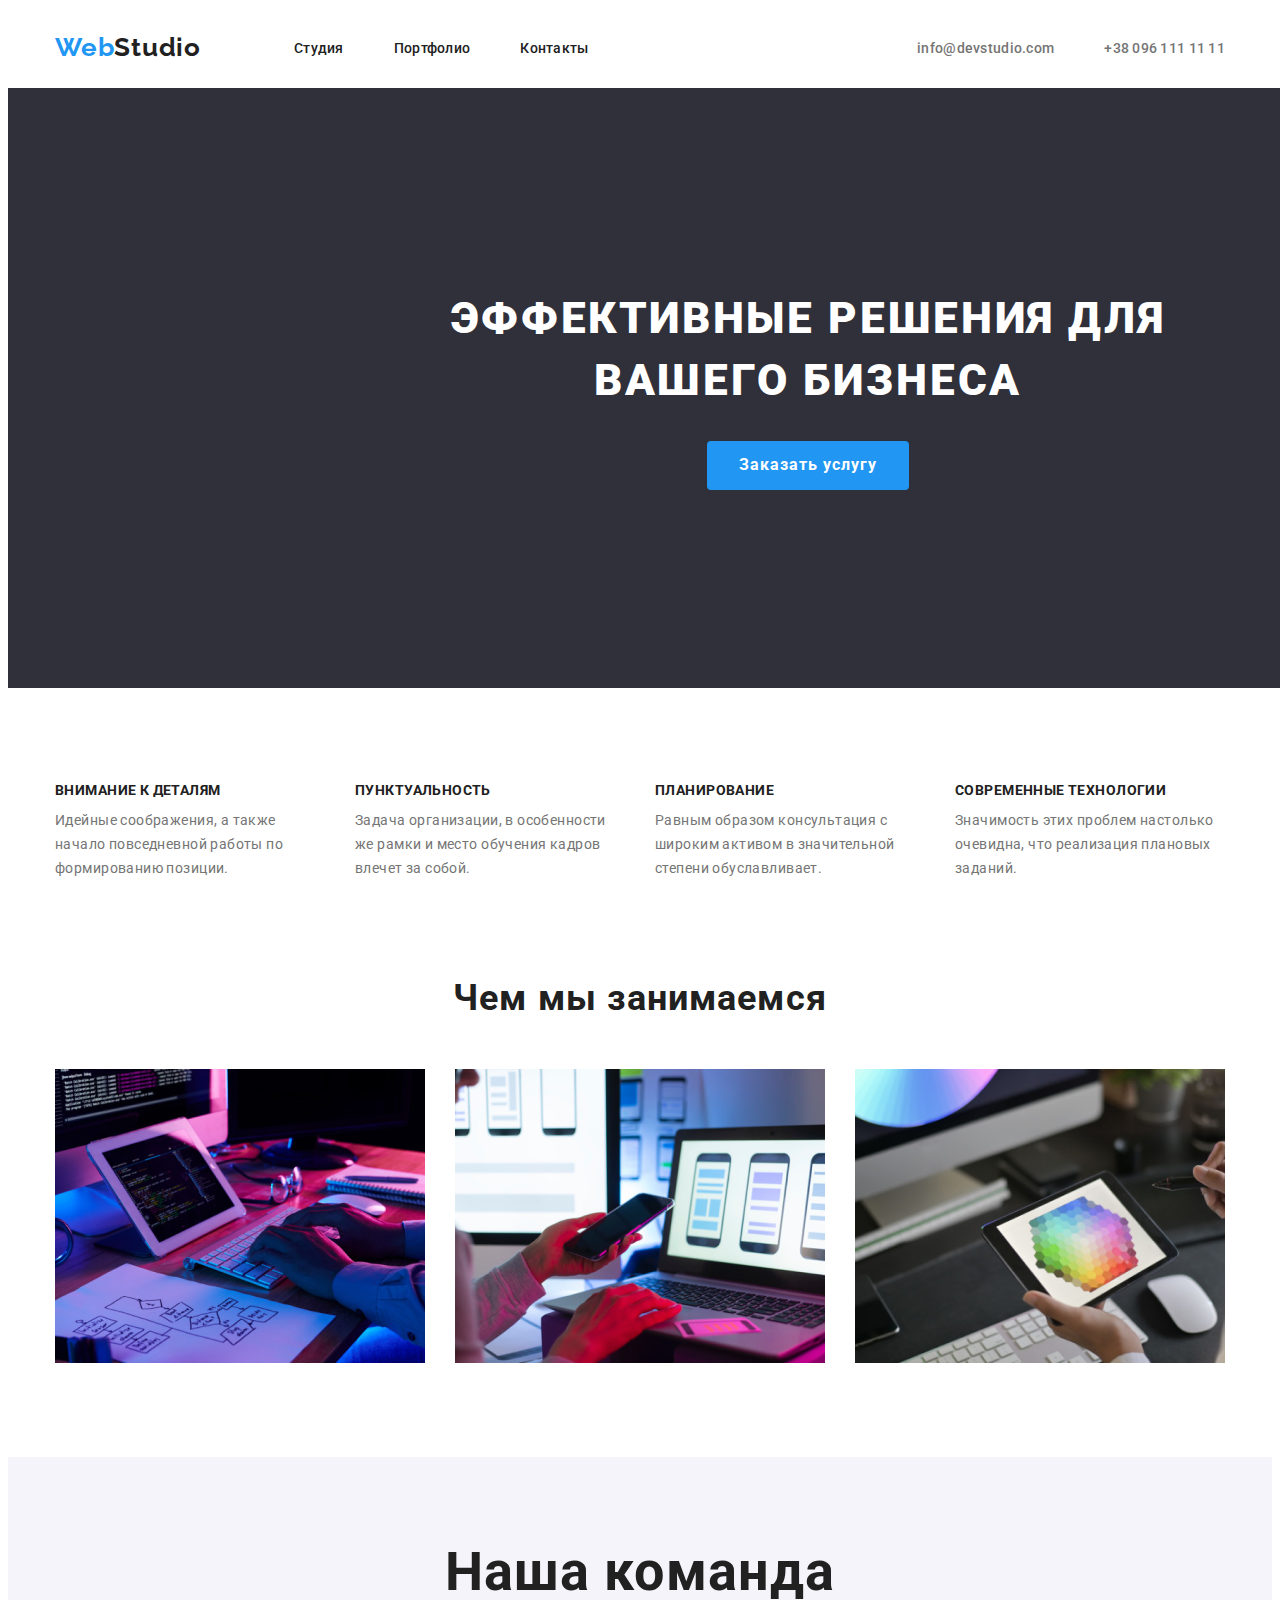
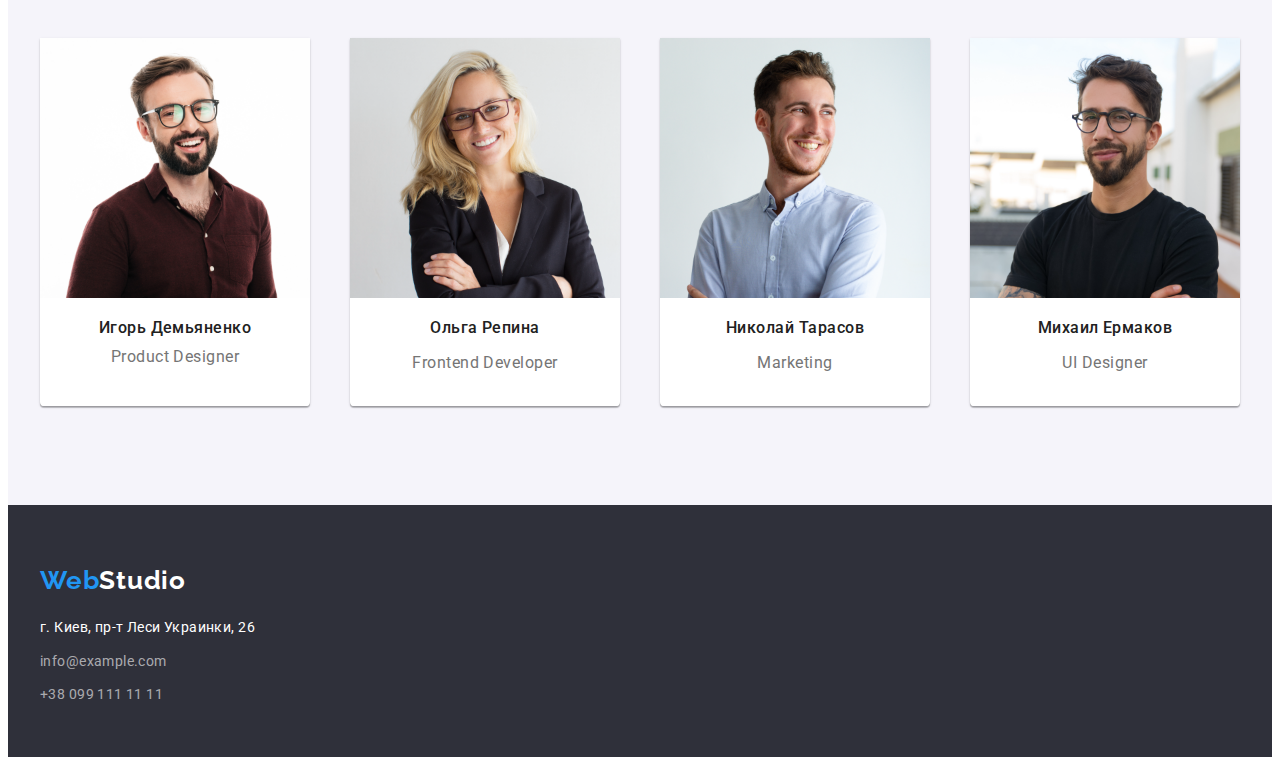
<file: index.html>
<!DOCTYPE html>
<html lang="ru">

<head>
    <meta charset="UTF-8" />
    <meta name="viewport" content="width=device-width, initial-scale=1.0" />
    <link href="https://fonts.googleapis.com/css2?family=Raleway:wght@700&family=Roboto:wght@500&display=swap"
        rel="stylesheet" />
    <link rel="stylesheet" href="https://cdnjs.cloudflare.com/ajax/libs/modern-normalize/1.0.0/modern-normalize.min.css"
        integrity="sha512-ISS7cAi1PEhQ8jnbJpJZMd29NlhNj4AWYyLOSp2CE/CsHxTCu+r+t0D2yoJudVrd0/8fTVPUVDzY5Tvli75u/g=="
        crossorigin="anonymous" />
    <link rel="stylesheet" href="./css/main.css" />
    <title>Document</title>
</head>

<body>
    <!-- nav -->
    <header class="header">
        <div class="container">
            <nav class="navbar">
                <ul class="list webstudio">
                    <li class="item">
                        <a class="link-portfolio" href="index.html" lang="en"><span
                            class="webstudio-span">Web</span><span class="webstudio-span-studio">Studio</span></a>
                    </li>
                </ul>
                <ul class="list portfolio-contacts">
                   
                       
                    
                    <li class="item"><a class="link-portfolio" href="">Студия</a></li>
                    <li class="item"><a class="link-portfolio" href="portfolio.html">Портфолио</a></li>
                    <li class="item"><a class="link-portfolio" href="">Контакты</a></li>
                </ul>

                <ul class="list contacts">
                    <li class="item">
                        <a class="link-mail" href="mailto:info@devstudio.com" lang="en">info@devstudio.com</a>
                    </li>
                    <li class="item"><a class="contacts-phone" href="tel:+380961111111">+38 096 111 11 11</a></li>
                </ul>
            </nav>
        </div>
    </header>
   
        <!-- герой -->
    <section class="hero">
        <div class="container-no-padding-hero">
            <h1 class="hero-title">Эффективные решения для вашего бизнеса</h1>
            <a class="hero-link" href="">Заказать услугу</a>

        
         </div>
    </section>

    <!-- чем мы занимаемся -->

    <section class="features">
       <div class="container-no-padding">
        <div class="flex-container">
           <ul class="list flex-container">
               <li class="flex-element">
                   <h3>Внимание к деталям</h3>
                   <div class="box">
                    <p class="features-text">Идейные соображения, а также начало повседневной работы по формированию позиции.</p>
                   </div>
                    
            
                   
                  
               </li>
               <li class="flex-element">
                   <h3 >Пунктуальность</h3>
                   <div class="box">
                    <p class="features-text">Задача организации, в особенности же рамки и место обучения кадров влечет за собой.</p>
                   </div>
                   
                   
                  
               </li>
               <li class="flex-element">
                   <h3 >Планирование</h3>
                   <div class="box">
                        <p class="features-text">Равным образом консультация с широким активом в значительной степени обуславливает.</p>
                   </div>
                   
                   
                   
               </li>
               <li class="flex-element">
                   <h3 >Современные технологии</h3>
                   <div class="box">
                    <p class="features-text">Значимость этих проблем настолько очевидна, что реализация плановых заданий.</p>
                   </div>
                    
                   
                  
               </li>
           </ul>

        </div>
        <h2 class="secondary-title">Чем мы занимаемся</h2>
        <ul class="list flex-container">
            <li class="features-pictures"><img src="./img/img.png" alt=""></li>
            <li class="features-pictures"><img src="./img/img-2.png" alt=""></li>
            <li class="features-pictures"><img src="./img/img-3.png" alt=""></li>
        </ul>
    </div>

    </section>

    <!-- наша команда -->

    <section class="our-team">
      
     <div class="team-container">
         <div class="team-title">
            <h2>
                Наша команда
            </h2>
         </div>
        
         <ul class="team-list list">
             <li class="item-team">
                 <div class="card">
                    <img class="card-image" src="./img/team/img-4.png" alt="team-mate" width="270px"/>
                    <div class="card-content" style="height: 115px;">
                        <h3 class="team-member" style="margin-bottom: 10px;">
                            Игорь Демьяненко
                        </h3>
                        <p class="team-text" style="margin: 0;">
                            Product Designer
                        </p>
                    </div>
                    
                 </div>
                
             </li>
             
             <li class="item-team">
                <div class="card">
                    <img class="card-image" src="./img/team/img-5.png" alt="team-mate" width="270px"/>
                    <div class="card-content">
                        <h3 class="team-member">
                            Ольга Репина
                        </h3>
                        <p class="team-text">
                            Frontend Developer
                        </p>
                    </div>
                    
                 </div>

             </li>

             <li class="item-team">
                 <div class="card">
                    <img class="card-image" src="./img/team/img-6.png" alt="team-mate" width="270px"/>
                    <div class="card-content">
                        <h3 class="team-member">
                            Николай Тарасов
                        </h3>
                        <p class="team-text">
                            Marketing
                        </p>
                    </div>
                 </div>
                
               
             </li>

             <li class="item-team">
                <div class="card">
                    <img class="card-image" src="./img/team/img-7.png" alt="team-mate" width="270px"/>
                    <div class="card-content">
                        <h3 class="team-member">
                            Михаил Ермаков
                        </h3>
                        <p class="team-text">
                            UI Designer
                        </p>
                    </div>
                 </div>
             </li>
         </ul>           
             </div>            
    </section>


   
    <section class="footer-section">
       
            <footer class="footer container">
                <a class="footer-webstudio-link" href=""><span class="webstudio-span">Web</span><span
                        class="footer-webstudio-span-studio">Studio</span></a>
                <address class="footer-address">
                    <span class="address-span">
                        г. Киев, пр-т Леси Украинки, 26 <br />
                    </span>
                    
                    <a class="address-contacts-mail" href="mailto:info@example.com">info@example.com</a>
                   
                    <a class="address-contacts-phone" href="tel:+380991111111">+38 099 111 11 11</a>
                </address>
            </footer>
       
    </section>

  
</body>

</html>
</file>
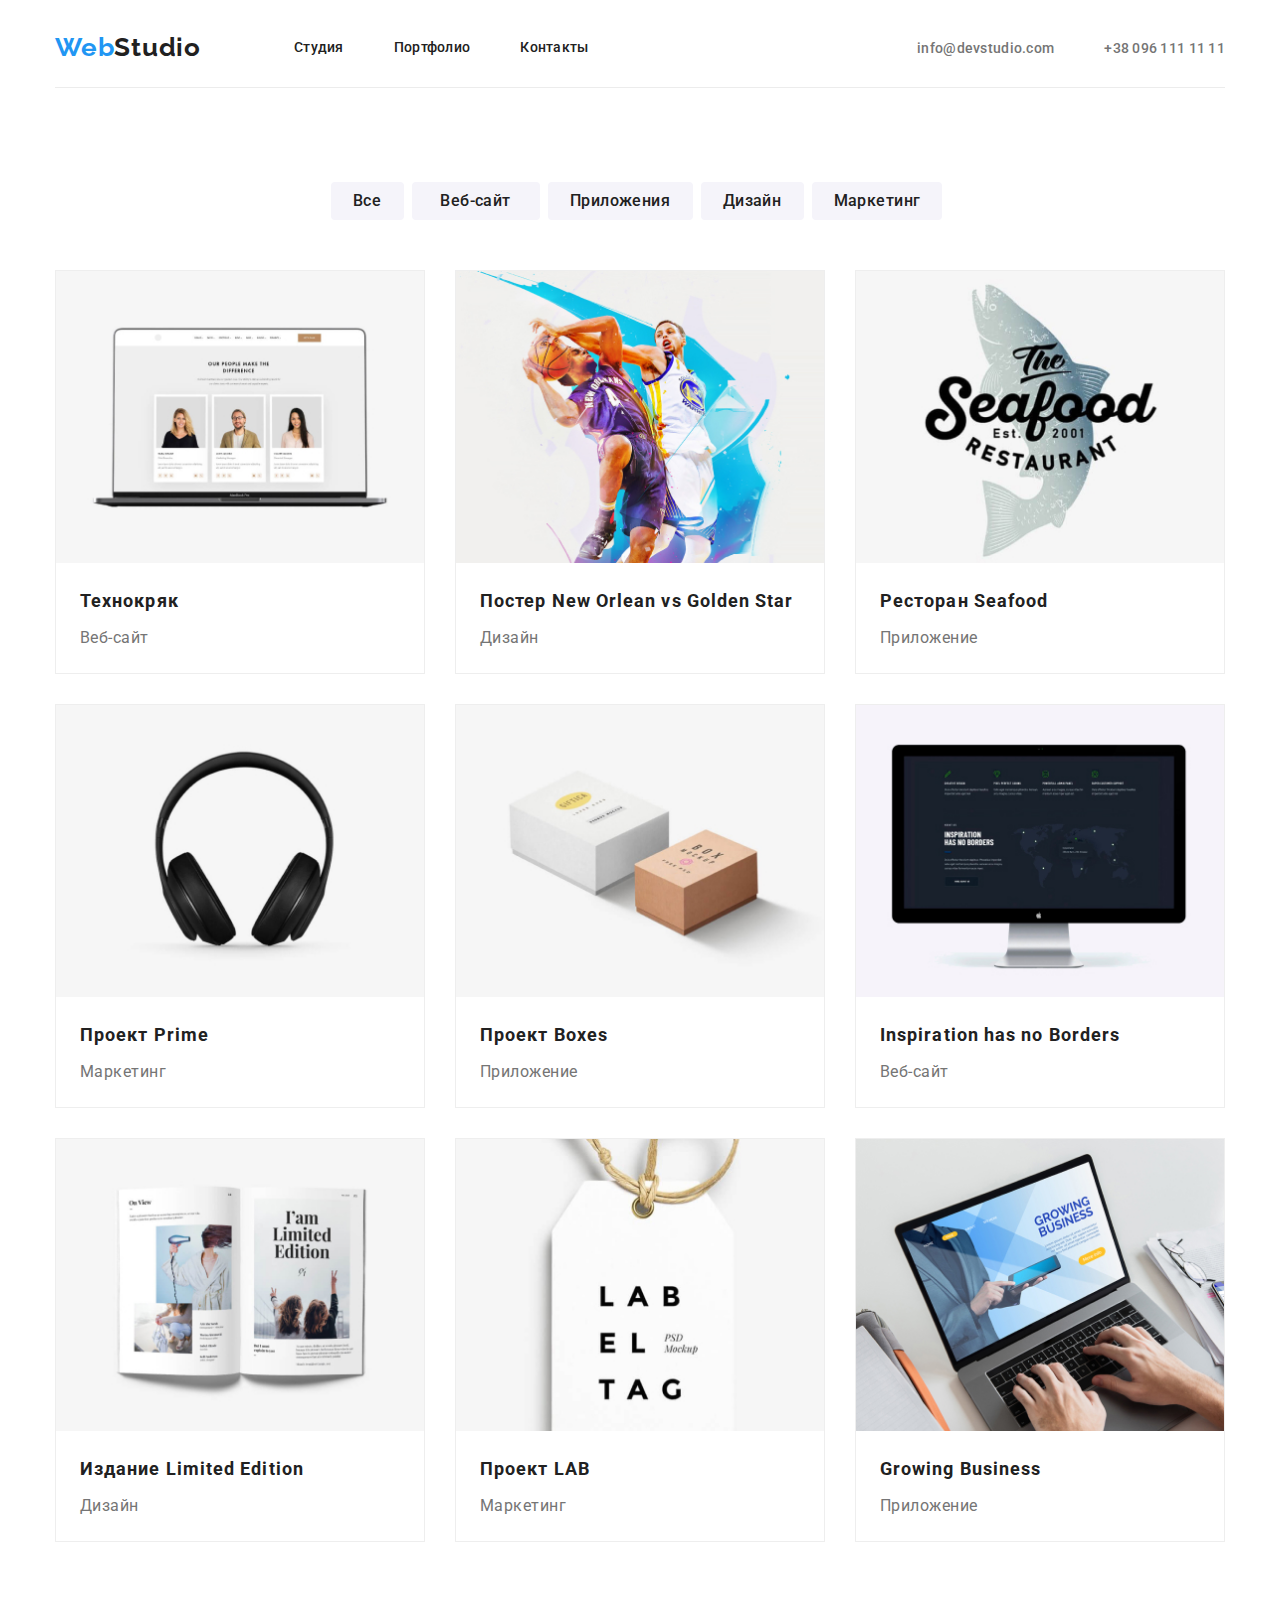
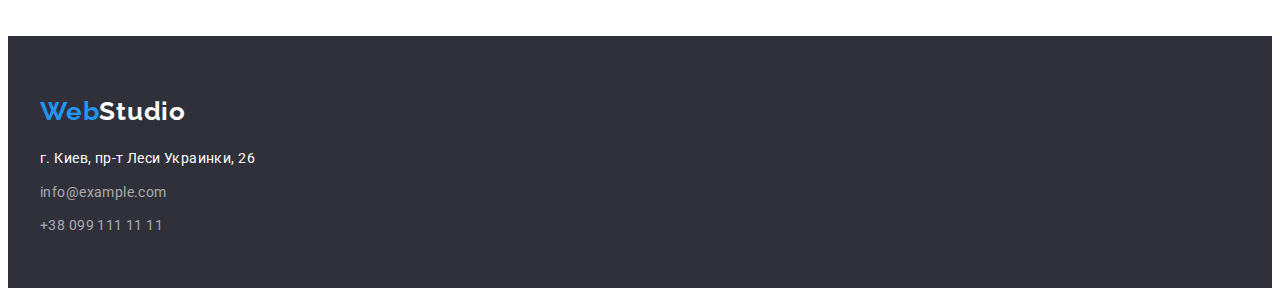
<file: portfolio.html>
<!DOCTYPE html>
<html lang="ru">

<head>
    <meta charset="UTF-8" />
    <meta name="viewport" content="width=device-width, initial-scale=1.0" />
    <link href="https://fonts.googleapis.com/css2?family=Raleway:wght@700&family=Roboto:wght@500&display=swap"
        rel="stylesheet" />
    <link rel="stylesheet" href="https://cdnjs.cloudflare.com/ajax/libs/modern-normalize/1.0.0/modern-normalize.min.css"
        integrity="sha512-ISS7cAi1PEhQ8jnbJpJZMd29NlhNj4AWYyLOSp2CE/CsHxTCu+r+t0D2yoJudVrd0/8fTVPUVDzY5Tvli75u/g=="
        crossorigin="anonymous" />
    <link rel="stylesheet" href="./css/portfolio.css" />
    <title>Portfolio</title>
</head>

<body>
    <header class="header">
        <div class="container">
            <nav class="navbar">
                <ul class="list webstudio">
                    <li class="item">
                        <a class="link-portfolio" href="index.html" lang="en"><span
                            class="webstudio-span">Web</span><span class="webstudio-span-studio">Studio</span></a>
                    </li>
                </ul>
                <ul class="list portfolio-contacts">
                   
                       
                    
                    <li class="item"><a class="link-portfolio" href="index.html">Студия</a></li>
                    <li class="item"><a class="link-portfolio" href="portfolio.html">Портфолио</a></li>
                    <li class="item"><a class="link-portfolio" href="">Контакты</a></li>
                </ul>

                <ul class="list contacts">
                    <li class="item">
                        <a class="link-mail" href="mailto:info@devstudio.com" lang="en">info@devstudio.com</a>
                    </li>
                    <li class="item"><a class="contacts-phone" href="tel:+380961111111">+38 096 111 11 11</a></li>
                </ul>
            </nav>
        </div>
    </header>

    <main>
   
            <ul class="list portfolio-buttons">
                <li class="button-item"><button class="button-items-all">Все</button></li>
                <li class="button-item"><button class="button-items-website">Веб-сайт</button></li>
                <li class="button-item"><button class="button-items-apps">Приложения</button></li>
                <li class="button-item"><button class="button-items-disign">Дизайн</button></li>
                <li class="button-item"><button class="button-items-marketing">Маркетинг</button></li>
            </ul>
      
        
        
   
<div class="card-container">
    <div class="flex-container">

<div class="card">
    <img class="card-image" src="./img/portfolio/img-14.jpg" alt="" >
    <div class="card-content">
        <h3 class="features-title">Технокряк</h3>
        <p class="card-text">Веб-сайт</p>
    </div>
</div>

<div class="card">
    <img class="card-image" src="./img/portfolio/img-15.jpg" alt="" >
    <div class="card-content">
        <h3 class="features-title">Постер New Orlean vs Golden Star</h3>
        <p class="card-text">Дизайн</p>
    </div>
</div>

<div class="card">
    <img class="card-image" src="./img/portfolio/img-16.jpg" alt="" >
    <div class="card-content">
        <h3 class="features-title">Ресторан Seafood</h3>
        <p class="card-text">Приложение</p>
    </div>
</div>

<div class="card">
    <img class="card-image" src="./img/portfolio/img-17.jpg" alt="" >
    <div class="card-content">
        <h3 class="features-title">Проект Prime</h3>
        <p class="card-text">Маркетинг</p>
    </div>
</div>

<div class="card">
    <img class="card-image" src="./img/portfolio/img-18.jpg" alt="" >
    <div class="card-content">
        <h3 class="features-title">Проект Boxes</h3>
        <p class="card-text">Приложение</p>
    </div>
</div>

<div class="card">
    <img class="card-image" src="./img/portfolio/img-19.jpg" alt="" >
    <div class="card-content">
        <h3 class="features-title">Inspiration has no Borders</h3>
        <p class="card-text">Веб-сайт</p>
    </div>
</div>

<div class="card">
    <img class="card-image" src="./img/portfolio/img-20.jpg" alt="" >
    <div class="card-content">
        <h3 class="features-title">Издание Limited Edition</h3>
        <p class="card-text">Дизайн</p>
    </div>
</div>

<div class="card">
    <img class="card-image" src="./img/portfolio/img-21.jpg" alt="" >
    <div class="card-content">
        <h3 class="features-title">Проект LAB</h3>
        <p class="card-text">Маркетинг</p>
    </div>
</div>

<div class="card">
    <img class="card-image" src="./img/portfolio/img-22.jpg" alt="" >
    <div class="card-content">
        <h3 class="features-title">Growing Business</h3>
        <p class="card-text">Приложение</p>
    </div>
</div>
<!-- закончился flex-container -->
</div>
<!-- ************************* -->
<!-- закончился card-container -->
</div>
<!-- ************************** -->
    </main>

    <section class="footer-section">
        
        <footer class="footer container">
            <a class="webstudio-link" href=""><span class="webstudio-span">Web</span><span
                    class="footer-webstudio-span-studio">Studio</span></a>
            <address class="footer-address">
                <span class="address-span">
                    г. Киев, пр-т Леси Украинки, 26 <br />
                </span>
                
                <a class="address-contacts-mail" href="mailto:info@example.com">info@example.com</a>
               
                <a class="address-contacts-phone" href="tel:+380991111111">+38 099 111 11 11</a>
            </address>
        </footer>
    
</section>


</body>

</html>
</file>
<file: css/main.css>
/* осановные утилиты */
html {
  box-sizing: border-box;
}

*,
*::before,
*::after {
  box-sizing: inherit;
}
h1,
h2,
h3,
p {
  margin-top: 0;
}

img {
  display: inline-block;
  max-width: 100%;
  height: auto;
}

.list {
  list-style: none;
  padding: 0;
  margin: 0;
}

.container {
  width: 1200px;
  margin-left: auto;
  margin-right: auto;
  padding-right: 15px;
  padding-left: 15px;
  
}

:root {
  --title-text-color: #212121;
  --accent-color: #2196f3;
  --primary-white-color: #ffffff;
  --main-text-color: #757575;
  --hero-bcg-color: #2f303a;
  --team-bcg-color: #f5f4fa;
  --footer-bcg: #2f303a;
  --address-mail: rgba(255, 255, 255, 0.6);
}


/*/ здесь прописываем ховеры и фокусы /*/
.link-portfolio:hover {
  color: var(--accent-color);
}

.link-portfolio:focus {
  color: var(--accent-color);
}

/* section{
  padding-top: 94px;
  padding-bottom: 94px;
} */

/* navbar */


.navbar{
  display: flex;
  align-items: center;
  justify-content: center ;
  height: 80px;
}
.webstudio{
  margin-right: 93px;
}
.portfolio-contacts {
  padding: 0;
  margin: 0;
  display: flex;
}

  /* .portfolio-contacts .item{
    margin-right: 50px;
  }
  .portfolio-contacts .item:last-child{
    margin-right: 0;
  } */
.portfolio-contacts .item:not(:last-child){
  margin-right: 50px;
}
.contacts {
  padding: 0;
  margin: 0;
}
.footer-webstudio-link{
  text-decoration: none;
}
.webstudio-span {
  color: var(--accent-color);

  font-family: Raleway;
  font-style: normal;
  font-weight: bold;
  font-size: 26px;
  line-height: 1.2;
  /* identical to box height */
  letter-spacing: 0.03em;
}

.webstudio-span-studio {
  color: var(--title-text-color);
  font-family: Raleway;
  font-style: normal;
  font-weight: 700;
  font-size: 26px;
  line-height: 1.2;
  /* identical to box height */
  letter-spacing: 0.03em;
  
}
.footer-webstudio-span-studio{
  color: var(--primary-white-color);
  font-family: Raleway;
  font-style: normal;
  font-weight: 700;
  font-size: 26px;
  line-height: 1.2;
  /* identical to box height */
  letter-spacing: 0.03em;
  
  
}

.link-portfolio {
  display: block;
  padding-top: 32px;
  padding-bottom: 32px;
   
  color: var(--title-text-color);
  text-decoration: none;
  font-family: Roboto;
  font-style: normal;
  font-weight: 500;
  font-size: 14px;
  line-height: 1.2;
  letter-spacing: 0.02em;
 
}


.contacts{
  display: flex;
  margin-left: auto;
}
.contacts .item +.item{
  margin-left: 50px;
}
/*/ теперь прописываю стили для телефона и мейла/*/
.link-mail {
  color: var(--main-text-color);
  font-family: Roboto;
  font-style: normal;
  font-weight: 500;
  font-size: 14px;
  line-height: 1.2;
  letter-spacing: 0.02em;
  text-decoration: none;
}
.link-mail:hover{
  color: var(--accent-color);
}

.contacts-phone {
  color: var(--main-text-color);
  font-family: Roboto;
  font-style: normal;
  font-weight: 500;
  font-size: 14px;
  line-height: 1.2;
  letter-spacing: 0.02em;
  text-decoration: none;
}



.contacts-phone:hover {
  color: var(--accent-color);
}
/* закончили с элементами навбара */
/* начинаются  секции */

/* section:not(:last-child){
  padding-top: 94px;
  padding-bottom: 94px;
} */
.header > .container{
  height: 80px;
}
/* наш герой */

.hero {
  background-color: var(--hero-bcg-color);
  width: 1600px;
  height: 600px;
  margin-right: auto;
  margin-left: auto;
  
  
  
  
  /* padding-bottom: 91px;
  padding-top:91px; */
 
  text-align: center;
 
}

.hero-title {
  color: var(--primary-white-color);
  font-family: Roboto;
  font-style: normal;
  font-weight: 900;
  font-size: 44px;
  line-height: 1.4;
  text-align: center;
  letter-spacing: 0.06em;
  text-transform: uppercase;
  /* горизонтальная геометрия */
  
  margin-bottom: 30px;
  padding-right: 400px;
  padding-left: 400px;  
  padding-top: 200px;

}

.hero-link {
  color: var(--primary-white-color);
  background-color: var(--accent-color);
  font-family: Roboto;
  font-style: normal;
  font-weight: bold;
  font-size: 16px;
  line-height: 1.8;
  letter-spacing: 0.06em;
  text-decoration: none;
  border-radius: 4px;
  /* вертикальная геометрия 158пикселя */
  display: inline-block;
  padding: 10px 32px;
  
  
  
}
/* ******************************************** */
/* FEATURES */




.flex-container{
  
  flex-wrap: wrap;
  display: flex;
  width: 1170px;
  

}
.flex-element{
  width: 270px;
  height: 101px;
  margin-right: 30px;
  
  
}
.flex-element:nth-last-child(4n+1){
  margin-right: 0;
}

.features-text{
  color: var(--main-text-color);

font-family: Roboto;
font-style: normal;
font-weight: normal;
font-size: 14px;
line-height: 24px;
/* or 171% */
letter-spacing: 0.03em;
height: 75px;

color: #757575;

  

}
.box{
  display: block;
  width: 270px;
  height: 75px;
  margin-right: 30px;
  
  
}

.features{
  margin-top: 94px;
}
.features-pictures{
  
  margin-right: 30px;
  width: 370px;
  height: 294px;
  
}
.features-pictures:nth-last-child(3n+1){
  margin-right: 0;
}
.flex-element h3 {
color: var(--title-text-color);
font-family: Roboto;
font-style: normal;
font-weight: bold;
font-size: 14px;

letter-spacing: 0.03em;
text-transform: uppercase;

margin-bottom: 10px;



}

.main-text {
  font-family: Roboto;
  font-style: normal;
  font-weight: normal;
  font-size: 16px;
  line-height: 30px;
  /* identical to box height, or 187% */
  letter-spacing: 0.03em;
  color: #757575;
  /* вертикальная геометрия */
  margin-top: 0;
  margin-bottom: 0;

}


/* чем мы занимаемся */
.secondary-title {
  color: var(--title-text-color);

  font-family: Roboto;
  font-style: normal;
  font-weight: bold;
  font-size: 36px;
  line-height: 42px;
  text-align: center;
  letter-spacing: 0.03em;


  margin-top: 94px;
  margin-bottom: 50px;

  
}
.pictures{
  display: flex;
}
.pictures-item{
  width: calc((100%-60)/3);
  margin-right: 30px;
}




/* ***************************************** */
/* НАША КОМАНДА */
.our-team {
  
  height: 648px;
  background-color: var(--team-bcg-color);
  margin-left: auto;
  margin-right: auto;
  margin-top: 94px;
  padding-bottom: 94px;
  
  
}
.team-container{
  margin-left: auto;
  margin-right: auto;
  margin-top: 0;
  width: 1200px;
  

  
  /* outline: 2px solid tomato; */
}
.team-title{
padding-left: 268px;
padding-right: 268px;

font-family: Roboto;
font-style: normal;
font-weight: bold;
font-size: 36px;
line-height: 42px;
text-align: center;
letter-spacing: 0.03em;

color: #212121;
padding-top: 94px;

}

.item-team{
  width: 270px;
  
  margin-right: 30px;
}
.item-team:nth-last-child(4n+1){
  margin-right: 0;
}

.team-list{
  display: flex;
  justify-content: space-between;
  
}
.card{
  width: 270px;
  height: 368px;
  overflow: hidden;
  border: transparent;
  box-shadow: 0px 1px 3px rgba(0, 0, 0, 0.12), 0px 1px 1px rgba(0, 0, 0, 0.14), 0px 2px 1px rgba(0, 0, 0, 0.2);
  border-radius: 0px 0px 4px 4px;
}


.card-image{
  display: block;
  
  width: 270px;
  
  
}
.card-content{
   
  background: #FFFFFF;
  box-sizing: border-box;
  border: transparent;
  border-radius: 0px 0px 4px 4px;
  box-shadow: 0px 1px 3px rgba(0, 0, 0, 0.12), 0px 1px 1px rgba(0, 0, 0, 0.14), 0px 2px 1px rgba(0, 0, 0, 0.2);

  padding-left: 24px;
  padding-right: 24px;
  padding-top: 20px;
  padding-bottom: 30px;

  width: 270px;
}
.team-member{
  font-family: Roboto;
  font-style: normal;
  font-weight: 500;
  font-size: 16px;
  line-height: 19px;
  /* identical to box height */
  text-align: center;
  letter-spacing: 0.03em;

  color: #212121;
}
.team-text{
  font-family: Roboto;
  font-style: normal;
  font-weight: normal;
  font-size: 16px;
  line-height: 19px;
  /* identical to box height */
  text-align: center;
  letter-spacing: 0.03em;

  color: #757575;
  
}

/* подвал */
.footer-section{
  background-color: #2f303a;
  height: 252px;
  
}
.footer {
    
    width: 1230px;
    height: 252px;
    margin-right: auto;
    margin-left: auto;
    padding-top: 60px;
   
    padding-bottom: 161px;
  }
  
.container-no-padding{
  width: 1200px;
  padding-right: 15px;
  padding-left: 15px;
  margin-left: auto;
  margin-right: auto;
  
 
  
  
  
}

.webstudio-link {
  color: #ffffff;
  text-decoration: none;
  display: inline-block;
  margin-bottom: 20px;
  
}

.address-span {
  color: var(--primary-white-color);
  font-family: Roboto;
  font-style: normal;
  font-weight: normal;
  font-size: 14px;
  line-height: 1.7;
  /* or 171% */
  letter-spacing: 0.03em;

  display: inline-block;
  margin-bottom: 9px;
  margin-top: 20px;
 
}

.address-mail {
  color: var(--address-mail);

  font-family: Roboto;
  font-style: normal;
  font-weight: normal;
  font-size: 14px;
  line-height: 1.7;
  /* or 171% */
  letter-spacing: 0.03em;

  color: rgba(255, 255, 255, 0.6);
}


.address-contacts-mail{
  font-family: Roboto;
  font-style: normal;
  font-weight: normal;
  font-size: 14px;
  line-height: 24px;
  /* or 171% */
  letter-spacing: 0.03em;

  color: rgba(255, 255, 255, 0.6);
  text-decoration: none;
  margin-bottom: 9px;
  display: block;
  
  
}
.address-contacts-phone {
  font-family: Roboto;
  font-style: normal;
  font-weight: normal;
  font-size: 14px;
  line-height: 24px;
  /* or 171% */
  letter-spacing: 0.03em;

  color: rgba(255, 255, 255, 0.6);
  text-decoration: none;

  display: block;
  
  
}
</file>
<file: css/portfolio.css>
/* осановные утилиты */
html {
    box-sizing: border-box;
  }
  
  *,
  *::before,
  *::after {
    box-sizing: inherit;
  }
  h1,
  h2,
  h3,
  p {
    margin-top: 0;
  }
  
  img {
    display: block;
    max-width: 100%;
    height: auto;
  }
  
  .list {
    list-style: none;
    padding: 0;
    margin: 0;
  }
  .header >.container{
    height: 80px;
  }
  .container {
    width: 1200px;
    margin-left: auto;
    margin-right: auto;
    padding-right: 15px;
    padding-left: 15px;
    
    
  }
  
  :root {
    --title-text-color: #212121;
    --accent-color: #2196f3;
    --primary-white-color: #ffffff;
    --main-text-color: #757575;
    --hero-bcg-color: #2f303a;
    --team-bcg-color: #f5f4fa;
    --footer-bcg: #2f303a;
    --address-mail: rgba(255, 255, 255, 0.6);
  }

  .navbar{
    display: flex;
    align-items: center;
    justify-content: center;
    height: 80px;
    border-bottom: 1px solid #ECECEC;
  }
  .webstudio{
    margin-right: 93px;
  }
  .portfolio-contacts {
    padding: 0;
    margin: 0;
    display: flex;
    
  }
  
    /* .portfolio-contacts .item{
      margin-right: 50px;
    }
    .portfolio-contacts .item:last-child{
      margin-right: 0;
    } */
  .portfolio-contacts .item:not(:last-child){
    margin-right: 50px;
  }
  .contacts {
    padding: 0;
    margin: 0;
  }
  
  .webstudio-span {
    color: var(--accent-color);
  
    font-family: Raleway;
    font-style: normal;
    font-weight: bold;
    font-size: 26px;
    line-height: 1.2;
    /* identical to box height */
    letter-spacing: 0.03em;
  }
  
  .webstudio-span-studio {
    color: var(--title-text-color);
    font-family: Raleway;
    font-style: normal;
    font-weight: 700;
    font-size: 26px;
    line-height: 1.2;
    /* identical to box height */
    letter-spacing: 0.03em;
  }
  
  .footer-webstudio-span-studio{
    color: var(--primary-white-color);
    font-family: Raleway;
    font-style: normal;
    font-weight: 700;
    font-size: 26px;
    line-height: 1.2;
    /* identical to box height */
    letter-spacing: 0.03em;
  }
  .link-portfolio {
    display: block;
    padding-top: 32px;
    padding-bottom: 32px;
     
    color: var(--title-text-color);
    text-decoration: none;
    font-family: Roboto;
    font-style: normal;
    font-weight: 500;
    font-size: 14px;
    line-height: 1.2;
    letter-spacing: 0.02em;
   
  }
  
  
  .contacts{
    display: flex;
    margin-left: auto;
  }
  .contacts .item +.item{
    margin-left: 50px;
  }
  /*/ теперь прописываю стили для телефона и мейла/*/
  .link-mail {
    color: var(--main-text-color);
    font-family: Roboto;
    font-style: normal;
    font-weight: 500;
    font-size: 14px;
    line-height: 1.2;
    letter-spacing: 0.02em;
    text-decoration: none;
  }
  .link-mail:hover{
    color: var(--accent-color);
  }
  
  .contacts-phone {
    color: var(--main-text-color);
    font-family: Roboto;
    font-style: normal;
    font-weight: 500;
    font-size: 14px;
    line-height: 1.2;
    letter-spacing: 0.02em;
    text-decoration: none;
  }
  
  
  
  .contacts-phone:hover {
    color: var(--accent-color);
  }
  /* закончили с элементами навбара */
  /* начинаются  секции */
  
  section:not(:last-child){
    padding-top: 94px;
    padding-bottom: 94px;
  }
 

  .link-portfolio:hover {
    color: var(--accent-color);
  }
  
  .link-portfolio:focus {
    color: var(--accent-color);
  }
  
  
  .item-portfolio-features .link-portfolio-features  {
    margin-right: 8px;
    
  }
  .portfolio-features .item-portfolio-features:last-child{
    margin-right: 0;
  } 

  .portfolio-features{
    display: flex;
    align-items: center;
    
    
  }
  .link-portfolio-features{
    display: block;
    padding-top: 32px;
    padding-bottom: 32px;
     
    color: var(--title-text-color);
    text-decoration: none;
    font-family: Roboto;
    font-style: normal;
    font-weight: 500;
    font-size: 14px;
    line-height: 1.2;
    letter-spacing: 0.02em;
    min-width: 84px;
    min-height: 26px;

    
    
  }
  .item-portfolio-features{
    background: #F5F4FA;
    border-radius: 4px;
    
  }

  .portfolio-buttons{
      display: flex;
      justify-content: center;
      margin-bottom: 50px;
      margin-top: 94px;
  }

  .button-item{
      margin-right: 8px;
  }

  .button-items{

    padding: 6px 22px;
    min-width: 73px;
    border-radius: 4px;
    border: transparent;
    background-color: #F5F4FA;
    height: 38px;
    
    font-family: Roboto;
    font-style: normal;
    font-weight: 500;
    font-size: 16px;
    line-height: 26px;
    /* identical to box height, or 162% */
    text-align: center;
    letter-spacing: 0.03em;
    
    color: #212121;
    
  }
  .button-items-website{
    width: 128px;
    padding: 6px 22px;
    min-width: 73px;
    border-radius: 4px;
    border: transparent;
    background-color: #F5F4FA;
    height: 38px;
    
    font-family: Roboto;
    font-style: normal;
    font-weight: 500;
    font-size: 16px;
    line-height: 26px;
    /* identical to box height, or 162% */
    text-align: center;
    letter-spacing: 0.03em;
    
    color: #212121;
  }
  .button-items-all{
    width: 73px;
    padding: 6px 22px;
    min-width: 73px;
    border-radius: 4px;
    border: transparent;
    background-color: #F5F4FA;
    height: 38px;
    
    font-family: Roboto;
    font-style: normal;
    font-weight: 500;
    font-size: 16px;
    line-height: 26px;
    /* identical to box height, or 162% */
    text-align: center;
    letter-spacing: 0.03em;
    
    color: #212121;
  }
  .button-items-apps{
    width: 145px;
    padding: 6px 22px;
    min-width: 73px;
    border-radius: 4px;
    border: transparent;
    background-color: #F5F4FA;
    height: 38px;
    
    font-family: Roboto;
    font-style: normal;
    font-weight: 500;
    font-size: 16px;
    line-height: 26px;
    /* identical to box height, or 162% */
    text-align: center;
    letter-spacing: 0.03em;
    
    color: #212121;
  }
  .button-items-disign{
    width: 103px;
    padding: 6px 22px;
    min-width: 73px;
    border-radius: 4px;
    border: transparent;
    background-color: #F5F4FA;
    height: 38px;
    
    font-family: Roboto;
    font-style: normal;
    font-weight: 500;
    font-size: 16px;
    line-height: 26px;
    /* identical to box height, or 162% */
    text-align: center;
    letter-spacing: 0.03em;
    
    color: #212121;
  }
  .button-items-marketing{
    width: 130px;
    padding: 6px 22px;
    min-width: 73px;
    border-radius: 4px;
    border: transparent;
    background-color: #F5F4FA;
    height: 38px;
    
    font-family: Roboto;
    font-style: normal;
    font-weight: 500;
    font-size: 16px;
    line-height: 26px;
    /* identical to box height, or 162% */
    text-align: center;
    letter-spacing: 0.03em;
    
    color: #212121;
  }


  .button-items-all:hover{
      background-color: #2196F3;
      color: white;
  }
  .button-items-website:hover{
    background-color: #2196F3;
    color: white;
  }
  .button-items-apps:hover{
    background-color: #2196F3;
    color: white;
  }
  .button-items-disign:hover{
    background-color: #2196F3;
    color: white;
  }
  .button-items-marketing:hover{
    background-color: #2196F3;
    color: white;
}
  /* картинки */
.card-container{
    width: 1230px;
    margin-left: auto;
    margin-right: auto;
    padding-left: 15px;
    padding-right: 15px;
    
    margin-bottom: 94px;
    
}

.flex-container{
    display: flex;
    flex-wrap: wrap;
    width: 1200px;
    padding-left: 15px;
    padding-right: 15px;
   
}
/* .pictures-portfolio-item{
    display: flex;
    flex-wrap: wrap;

    width: calc((100%-60px)/3);
} */
.card{
    
    width: 370px;
    height: 404px;
    
    margin-right: 30px;
    margin-bottom: 30px;

    overflow: hidden;
    border: 1px solid #EEEEEE;
}

.card:nth-last-child(-n+3){
    margin-bottom: 0;
} 
.card:nth-last-child(3n+1){
  margin-right: 0;
}




.card-image{
    display: block;

}
.card-content{
   
    background: #FFFFFF;
    box-sizing: border-box;
   
    

    padding-left: 24px;
    padding-right: 24px;
    padding-top: 20px;
    padding-bottom: 20px;


}
.features-title{
  font-family: Roboto;
  font-style: normal;
  font-weight: bold;
  font-size: 18px;
  line-height: 36px;
  /* identical to box height, or 200% */
  letter-spacing: 0.06em;
  color: #212121;
  margin-bottom: 4px;

}
.card-text{
  font-family: Roboto;
  font-style: normal;
  font-weight: normal;
  font-size: 16px;
  line-height: 30px;
  /* identical to box height, or 187% */
  letter-spacing: 0.03em;

  color: #757575;
}

/* подвал */
.footer-section{
  background-color: #2f303a;
}
.footer {
    
    width: 1230px;
    height: 252px;
    margin-right: auto;
    margin-left: auto;
    padding-top: 60px;
   
    padding-bottom: 161px;
  }
  
  .webstudio-link {
    color: #ffffff;
    text-decoration: none;
    display: inline-block;
    margin-bottom: 20px;
    
  }
  
  .address-span {
    color: var(--primary-white-color);
    font-family: Roboto;
    font-style: normal;
    font-weight: normal;
    font-size: 14px;
    line-height: 1.7;
    /* or 171% */
    letter-spacing: 0.03em;
  
    display: inline-block;
    margin-bottom: 9px;
   
  }
  
  .address-mail {
    color: var(--address-mail);
  
    font-family: Roboto;
    font-style: normal;
    font-weight: normal;
    font-size: 14px;
    line-height: 1.7;
    /* or 171% */
    letter-spacing: 0.03em;
  
    color: rgba(255, 255, 255, 0.6);
  }
  
  
  .address-contacts-mail{
    font-family: Roboto;
    font-style: normal;
    font-weight: normal;
    font-size: 14px;
    line-height: 24px;
    /* or 171% */
    letter-spacing: 0.03em;
  
    color: rgba(255, 255, 255, 0.6);
    text-decoration: none;
    margin-bottom: 9px;
    display: block;
     
  }
  .address-contacts-phone {
    font-family: Roboto;
    font-style: normal;
    font-weight: normal;
    font-size: 14px;
    line-height: 24px;
    /* or 171% */
    letter-spacing: 0.03em;
  
    color: rgba(255, 255, 255, 0.6);
    text-decoration: none;
  
    display: block;
     
  }
</file>
